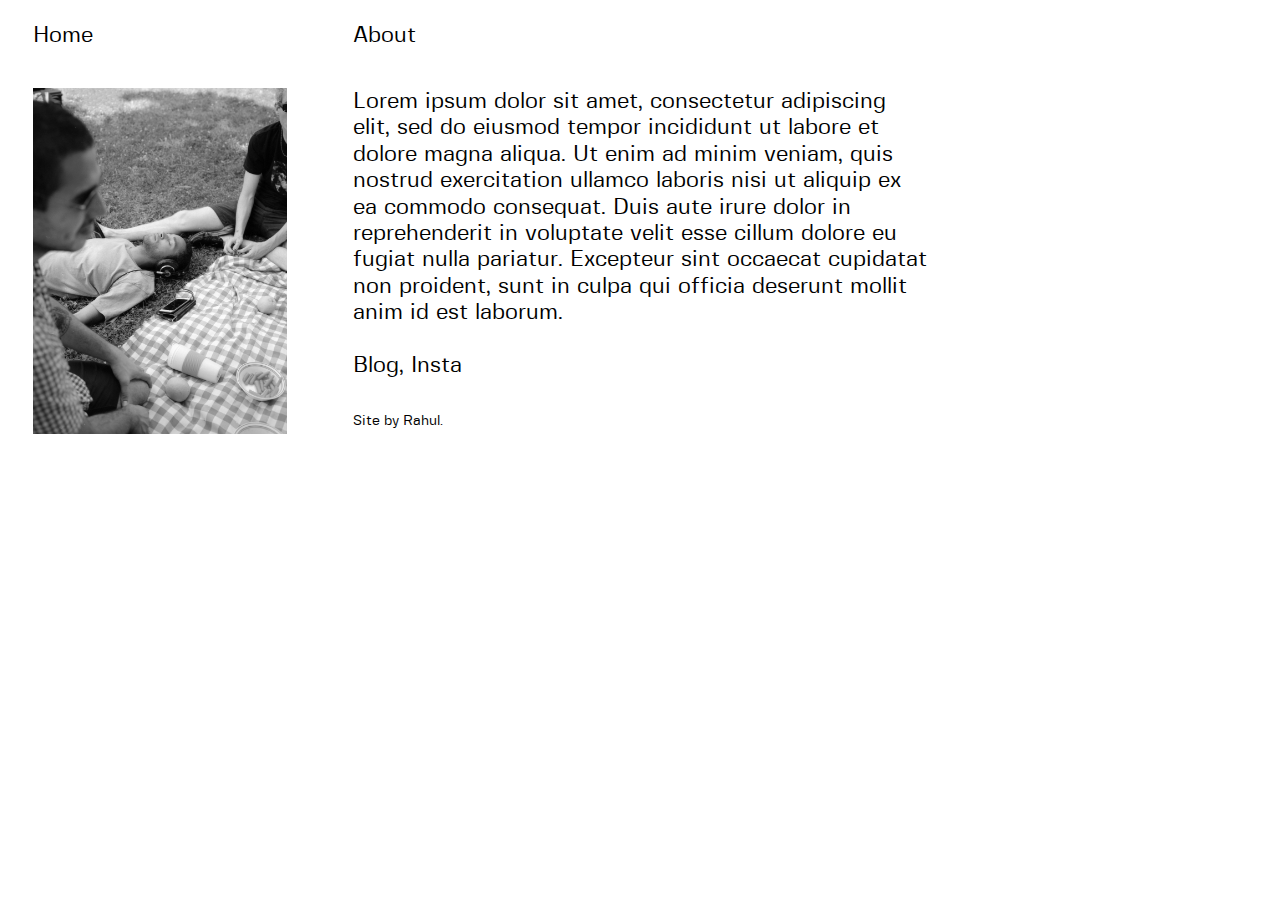
<file: about.html>
<!DOCTYPE html>
<html>
<head>
  <title>Dylan Pearce</title>
  <link rel="stylesheet" type="text/css" href="css/main.css">
</head>
<body id="site" class="about">
  <main id="site_content">
    <header>
      <a class="quarter cell" id="home_link" href="home.html">Home</a
      ><h2 class="quarter cell">About</h2>
    </header>

    <div id="project_sub_gallery">
      <figure class="cell quarter">
        <img src="img/about/portrait.jpg">  
      </figure
      ><p class="cell half">
         Lorem ipsum dolor sit amet, consectetur adipiscing elit, sed do eiusmod tempor incididunt ut labore et dolore magna aliqua. Ut enim ad minim veniam, quis nostrud exercitation ullamco laboris nisi ut aliquip ex ea commodo consequat. Duis aute irure dolor in reprehenderit in voluptate velit esse cillum dolore eu fugiat nulla pariatur. Excepteur sint occaecat cupidatat non proident, sunt in culpa qui officia deserunt mollit anim id est laborum. 
         <br>
         <br>
         <a href="#">Blog</a>, <a href="#">Insta</a>
         <br>
         <br>
         <a id="site_credits" href="https://rahulshinde.com" target="_blank">Site by Rahul.</a>
      </p>
    </div>
  </main>

  <script type="text/javascript" src="https://cdnjs.cloudflare.com/ajax/libs/jquery/3.3.1/jquery.js"></script>
  <script type="text/javascript" src="js/main.js"></script>
</body>
</html>
</file>
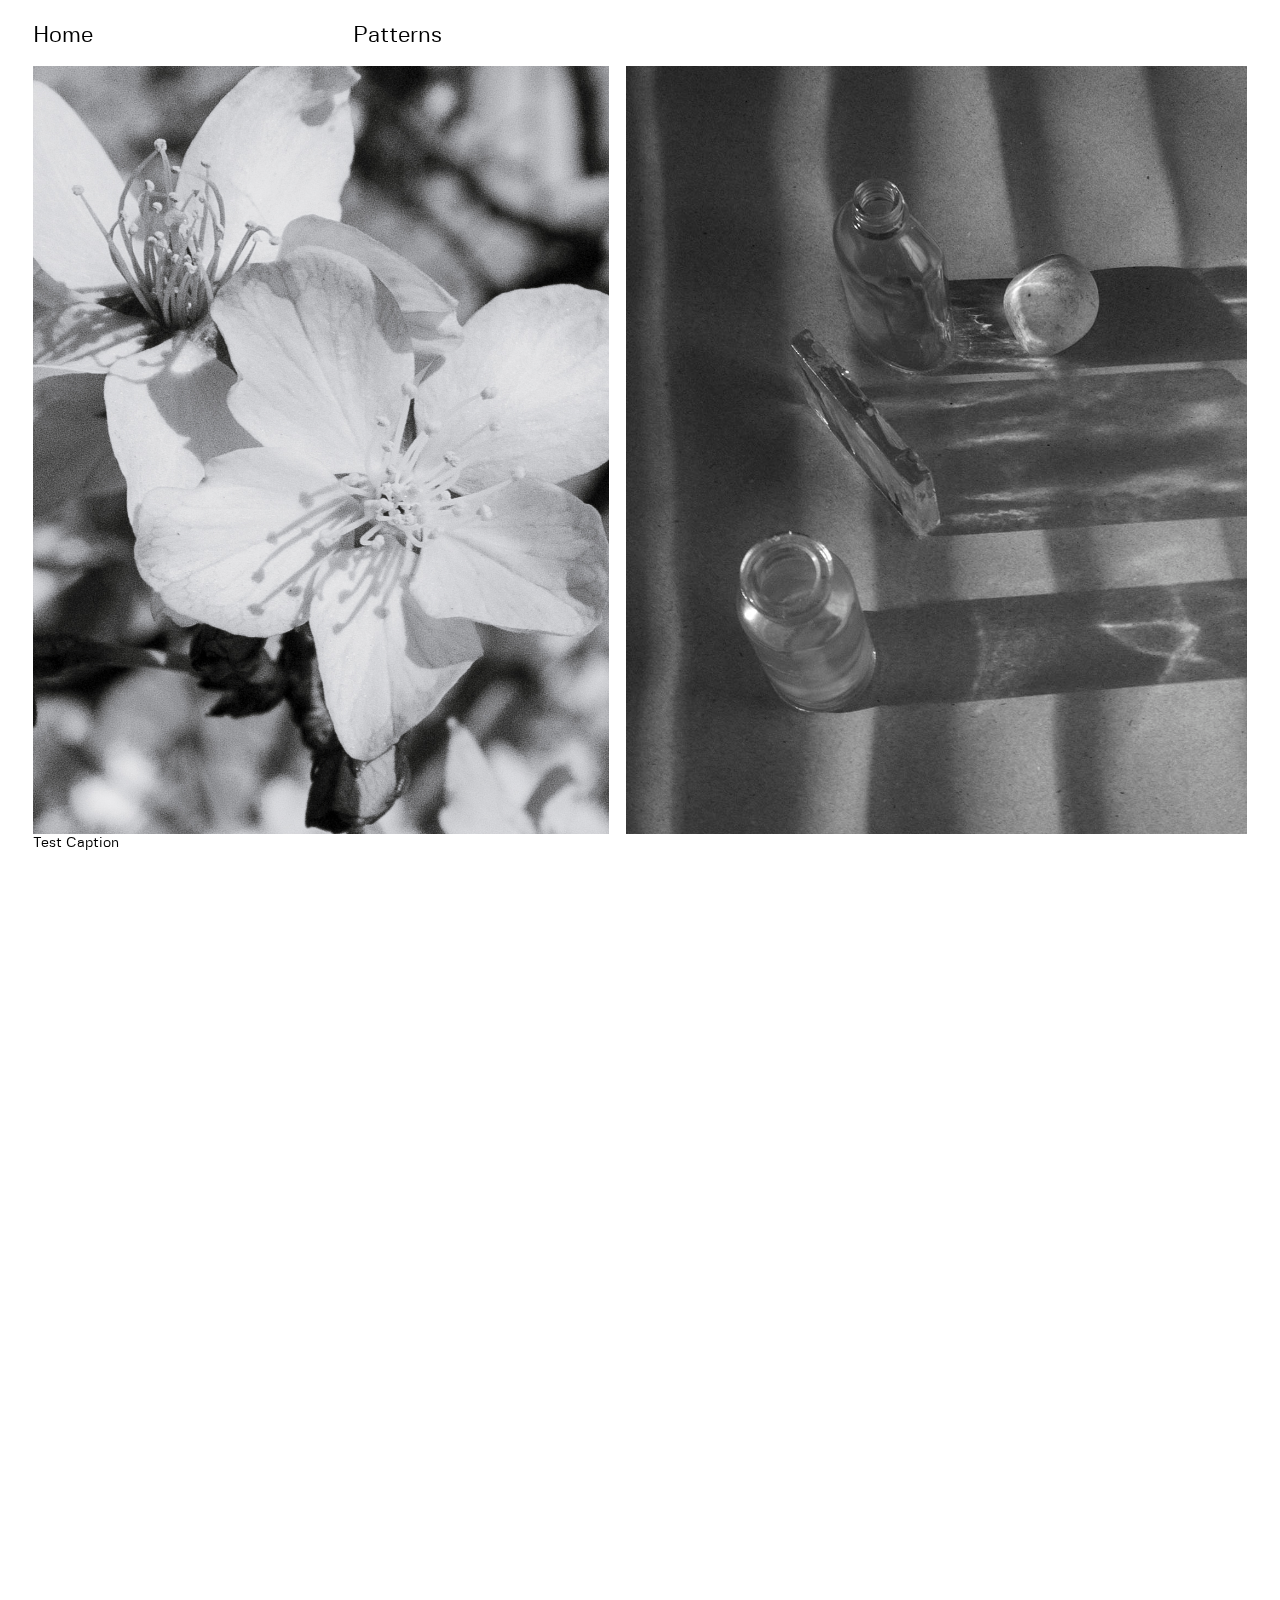
<file: pattern.html>
<!DOCTYPE html>
<html>
<head>
  <title>Dylan Pearce</title>
  <link rel="stylesheet" type="text/css" href="css/main.css">
</head>
<body id="site" class="project_page side_scroll">
  <header>
    <a class="quarter cell" href="home.html">Home</a

    ><div class="quarter cell page_title">Patterns</div
    >
  </header>

  <section id="project_side_scroll_container">
    <div id="works_wrapper">
      <figure>
        <img class="project_image" src="img/still_life/IMG_1595.jpg">
        <figcaption>Test Caption</figcaption>  
      </figure
      ><figure>
        <img class="project_image" src="img/still_life/IMG_1792.jpg">  
      </figure
      ><figure>
        <img class="project_image" src="img/still_life/IMG_2350.jpg">  
      </figure
      ><figure>
        <img class="project_image" src="img/still_life/IMG_3220.jpg">  
      </figure
      ><figure>
        <img class="project_image" src="img/still_life/IMG_5183.jpg">  
      </figure
      ><figure>
        <img class="project_image" src="img/still_life/IMG_5355.jpg">  
      </figure>
    </div>
  </section>

  <script type="text/javascript" src="https://cdnjs.cloudflare.com/ajax/libs/jquery/3.3.1/jquery.js"></script>
  <script type="text/javascript" src="js/images_loaded.js"></script>
  <script type="text/javascript" src="js/main.js"></script>
</body>
</html>
</file>
<file: css/main.css>
/* http://meyerweb.com/eric/tools/css/reset/ 
   v2.0 | 20110126
   License: none (public domain)
*/
html, body, div, span, applet, object, iframe,
h1, h2, h3, h4, h5, h6, p, blockquote, pre,
a, abbr, acronym, address, big, cite, code,
del, dfn, em, img, ins, kbd, q, s, samp,
small, strike, strong, sub, sup, tt, var,
b, u, i, center,
dl, dt, dd, ol, ul, li,
fieldset, form, label, legend,
table, caption, tbody, tfoot, thead, tr, th, td,
article, aside, canvas, details, embed,
figure, figcaption, footer, header, hgroup,
menu, nav, output, ruby, section, summary,
time, mark, audio, video {
  margin: 0;
  padding: 0;
  border: 0;
  font-size: 100%;
  font: inherit;
  vertical-align: baseline; }

/* HTML5 display-role reset for older browsers */
article, aside, details, figcaption, figure,
footer, header, hgroup, menu, nav, section {
  display: block; }

body {
  line-height: 1; }

ol, ul {
  list-style: none; }

blockquote, q {
  quotes: none; }

blockquote:before, blockquote:after,
q:before, q:after {
  content: '';
  content: none; }

table {
  border-collapse: collapse;
  border-spacing: 0; }

@font-face {
  font-family: 'Fivo Sans';
  src: url("../fonts/fivosansmodern-bold-webfont.woff2") format("woff2"), url("../fonts/fivosansmodern-bold-webfont.woff") format("woff");
  font-weight: 800;
  font-style: normal; }
@font-face {
  font-family: 'Fivo Sans';
  src: url("../fonts/fivosansmodern-regular-oblique-webfont.woff2") format("woff2"), url("../fonts/fivosansmodern-regular-oblique-webfont.woff") format("woff");
  font-weight: 400;
  font-style: italic; }
@font-face {
  font-family: 'Fivo Sans';
  src: url("../fonts/fivosansmodern-regular-webfont.woff2") format("woff2"), url("../fonts/fivosansmodern-regular-webfont.woff") format("woff");
  font-weight: 400;
  font-style: normal; }
#site.homepage:after {
  content: '';
  position: fixed;
  left: 0;
  right: 0;
  bottom: 0;
  width: 100%;
  height: 100%;
  background-image: url(../img/svgs/blind-01.svg);
  background-position: top center;
  z-index: 10;
  background-size: contain;
  transform: scale(1, 1);
  -webkit-transform: scale(1, 1);
  transition: transform ease 0.5s;
  -webkit-transition: transform ease 0.5s;
  transform-origin: top center; }
#site.homepage header {
  color: #fff;
  transition: color ease 0.5s;
  -webkit-transition: color ease 0.5s;
  background-color: transparent; }
#site.homepage #projects_container {
  pointer-events: none; }

#site.blinds_open.homepage #projects_container {
  pointer-events: auto; }
#site.blinds_open:after {
  transform: scale(1, 0);
  -webkit-transform: scale(1, 0); }
#site.blinds_open header {
  color: #000; }
#site.blinds_open #curtain {
  opacity: 0; }
  #site.blinds_open #curtain img {
    top: 100%;
    transition: top ease 0.5s;
    -webkit-transition: top ease 0.5s; }
  #site.blinds_open #curtain:before {
    transform: scale(1, 2);
    -webkit-transform: scale(1, 2); }
#site #curtain_handle:hover {
  cursor: grab; }
#site #curtain_handle:active {
  cursor: grabbing; }
#site #curtain {
  opacity: 1;
  transition: opacity ease 0.5s 0.9s;
  -webkit-transition: opacity ease 0.5s 0.9s;
  position: fixed;
  width: 2.5rem;
  top: calc(50% - 2rem);
  right: 1rem;
  z-index: 12;
  bottom: 0;
  height: calc(50vh + 2rem); }
  #site #curtain img {
    height: 4rem;
    width: 2.5rem;
    position: absolute;
    top: 0;
    right: 0rem;
    /*transform: translateY(-50%);
    -webkit-transform: translateY(-50%);*/ }
  #site #curtain:before {
    content: '';
    position: fixed;
    top: -1px;
    right: 2.15rem;
    width: 0.25rem;
    height: calc(50vh + 1rem);
    background-color: black;
    border: 2px solid #fff;
    box-sizing: border-box;
    z-index: -1;
    transform: scale(1, 1);
    -webkit-transform: scale(1, 1);
    transform-origin: top center;
    transition: transform ease 0.5s;
    -webkit-transition: transform ease 0.5s; }

html {
  font-size: 22px; }

#site {
  font-family: 'Fivo Sans', sans-serif;
  font-size: 1rem;
  line-height: 1.2em;
  color: #000; }
  #site #site_credits {
    font-size: 0.65rem; }
  #site a:link,
  #site a:visited {
    color: #000;
    text-decoration: none; }
  #site a:hover {
    text-decoration: underline; }
  #site.homepage header {
    z-index: 11; }
  #site.scrolling {
    background-color: #000; }
    #site.scrolling header {
      text-shadow: 0rem 0rem 0.2rem #fff; }
  #site header {
    position: fixed;
    top: 0;
    padding-top: 1rem;
    padding-bottom: 1rem;
    background-color: #fff;
    left: 0;
    width: 100%;
    z-index: 10; }
  #site .cell {
    display: inline-block;
    vertical-align: top;
    margin: 0 1.5rem; }
  #site .quarter {
    width: calc(25% - 3rem); }
  #site .half {
    width: calc(50% - 3rem); }
  #site #projects_container {
    margin-top: 4rem; }
    #site #projects_container .cell {
      margin-bottom: 1rem; }
      #site #projects_container .cell a:hover {
        position: relative;
        z-index: 11;
        color: #fff;
        text-shadow: 0rem 0rem 0.2rem #000; }
      #site #projects_container .cell a:hover + .image_container {
        opacity: 1;
        transform: translate(-50%, -50%) rotateY(0deg);
        background-color: #000;
        /*&.fade{
          transition: opacity ease 0.4s;
        }
        &.expand{
          transition: transform ease 0.5s;
        }
        &.wipe_down,
        &.wipe_up{
          &:after{
            height: 0;
            transition: height ease 0.4s;  
          }
        }
        &.wipe_left,
        &.wipe_right{
          &:after{
            width: 0;
            transition: width ease 0.7s;  
          }
        }*/ }
  #site .image_container {
    pointer-events: none;
    position: fixed;
    top: 50%;
    left: 50%;
    width: 100vw;
    transform: translate(-50%, -50%);
    z-index: 10;
    height: 100vh;
    opacity: 0;
    transition: opacity ease 0.25s, background-color ease 0.25s;
    /*&.fade{
    }
    &.expand{
      transform: translate(-50%, -50%) rotateY(90deg); 
    }
    &.wipe{
      &:after{
        width: 100%;
        height: 100%;
        content: '';
        position: absolute;
        background-color: #fff;
      }
      &.wipe_down,
      &.wipe_up{
        &:after{
          left: 0
        }
      }

      &.wipe_down:after{
        bottom: 0;
      }

      &.wipe_up:after{
        top: 0;
      }

      &.wipe_left:after{
        left: 0;
      }

      &.wipe_right:after{
        right: 0;
      }
    }*/ }
    #site .image_container img {
      position: absolute;
      max-width: 80%;
      max-height: 60%;
      top: 50%;
      left: 50%;
      transform: translate(-50%, -50%);
      opacity: 1; }

#site footer {
  position: fixed;
  bottom: 0;
  left: 0;
  width: 100%;
  padding-top: 1rem;
  padding-bottom: 1rem;
  z-index: 100; }
#site.project_page header {
  background-color: transparent;
  padding-bottom: 2rem; }
#site.hide_nav header,
#site.hide_nav #slide_counter,
#site.hide_nav .slide_controls {
  opacity: 0;
  transition: opacity ease 0.5s; }
  #site.hide_nav header:hover,
  #site.hide_nav #slide_counter:hover,
  #site.hide_nav .slide_controls:hover {
    opacity: 1; }
#site.show_footer footer {
  opacity: 1; }
#site.gallery_open header {
  opacity: 1; }
#site.gallery_open footer {
  opacity: 1;
  z-index: 100; }
#site.gallery_open #gallery_container {
  transform: translateY(0); }
#site.gallery_open #open_gallery:before {
  content: "Close"; }
#site .slideshow_container {
  position: fixed;
  top: 0;
  bottom: 0;
  left: 0;
  right: 0; }
#site .slide {
  position: absolute;
  top: 50%;
  left: 50%;
  transform: translate(-50%, -50%);
  width: 100%;
  height: 100%;
  background-size: contain;
  background-position: center;
  background-repeat: no-repeat;
  opacity: 0;
  border-top: 3rem solid #fff;
  border-bottom: 3rem solid #fff;
  border-left: 15vw solid #fff;
  border-right: 15vw solid #fff;
  box-sizing: border-box;
  transition: background-color ease 0.25s, border ease 0.25s; }
  #site .slide.current {
    z-index: 50;
    opacity: 1; }
    #site .slide.current:hover {
      background-color: #000;
      border-color: #000; }
#site .slide_controls {
  position: fixed;
  height: 100%;
  top: 0;
  bottom: 0;
  width: 15%;
  z-index: 50;
  background-repeat: no-repeat;
  background-size: contain;
  background-position: center;
  opacity: 1;
  transition: opacity ease 0.5s; }
  #site .slide_controls:hover {
    opacity: 1;
    cursor: pointer; }
  #site .slide_controls svg {
    position: absolute;
    width: 1.5rem;
    top: 50%;
    transform: translateY(-50%);
    -webkit-transform: translateY(-50%); }
  #site .slide_controls#slide_prev {
    left: 0; }
    #site .slide_controls#slide_prev svg {
      left: 2rem; }
  #site .slide_controls#slide_next {
    right: 0; }
    #site .slide_controls#slide_next svg {
      right: 2rem; }
#site #open_gallery {
  opacity: 1; }
  #site #open_gallery:before {
    content: "Gallery"; }
  #site #open_gallery:hover:before {
    text-decoration: underline;
    cursor: pointer; }
#site #project_sub_gallery {
  margin-top: 4rem; }
  #site #project_sub_gallery img {
    width: 100%; }
  #site #project_sub_gallery .cell {
    margin-bottom: 3rem; }
#site #gallery_container {
  position: fixed;
  padding-top: 4rem;
  padding-bottom: 4rem;
  top: 0;
  left: 0;
  bottom: 0;
  z-index: 90;
  background-color: #fff;
  overflow-y: scroll;
  transform: translateY(100%);
  transition: transform ease 0.5s; }
  #site #gallery_container .cell.selected span,
  #site #gallery_container .cell:hover span {
    display: block;
    position: absolute;
    bottom: -1.35rem;
    left: 0rem; }
  #site #gallery_container .cell.selected img,
  #site #gallery_container .cell:hover img {
    /*transform: scale(1.015);*/
    /*transform-origin: bottom right;*/
    /*box-shadow: 0.15rem 0.15rem 0 #000;*/
    /*cursor: pointer;*/ }
  #site #gallery_container .cell {
    position: relative;
    box-sizing: border-box;
    margin-bottom: 3rem; }
    #site #gallery_container .cell span {
      display: none; }
  #site #gallery_container img {
    width: 100%;
    display: block;
    /*box-shadow: 0 0 0;*/
    /*transition: transform ease 0.2s, box-shadow ease 0.2s;*/ }
#site.side_scroll {
  height: 400vh; }
#site #project_side_scroll_container {
  /*overflow: hidden;*/
  position: fixed;
  top: 3rem;
  left: 1.5rem;
  right: 1.5rem;
  white-space: nowrap;
  margin: 0;
  box-sizing: border-box;
  width: auto;
  transform: translateX(0);
  height: calc(100vh - 4rem);
  overflow: hidden; }
  #site #project_side_scroll_container figure {
    position: relative;
    display: inline-block;
    vertical-align: middle;
    height: calc(100vh - 6rem);
    width: auto;
    text-align: center; }
    #site #project_side_scroll_container figure img {
      display: block;
      height: 100%;
      margin: 0 0.75rem 0 0; }
    #site #project_side_scroll_container figure figcaption {
      font-size: 0.65rem;
      position: absolute;
      bottom: -1rem; }
#site .scrolling_image {
  width: 100%;
  display: block; }
  #site .scrolling_image img {
    display: block;
    width: 100%; }

/*# sourceMappingURL=main.css.map */
</file>
